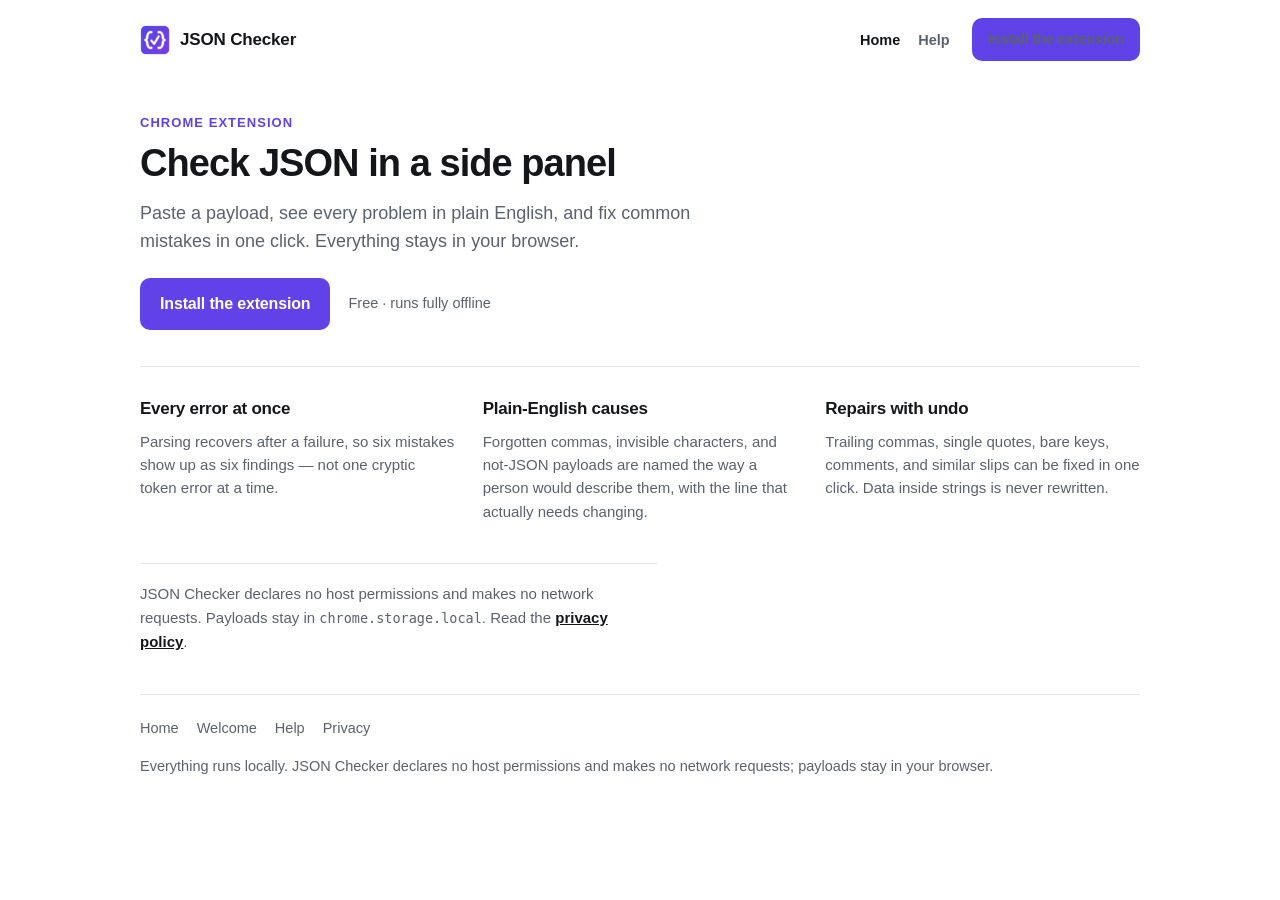
<file: index.html>
<!doctype html>
<html lang="en">
  <head>
    <meta charset="utf-8" />
    <meta name="viewport" content="width=device-width, initial-scale=1" />
    <title>JSON Checker — check JSON in a Chrome side panel</title>
    <meta
      name="description"
      content="Validate JSON in Chrome, see every problem in plain English, and repair common mistakes locally — no network, no host permissions."
    />
    <link rel="icon" href="assets/img/icon-32.png" sizes="32x32" />
    <link rel="apple-touch-icon" href="assets/img/icon-128.png" />
    <link rel="stylesheet" href="assets/welcome.css" />
  </head>
  <body>
    <header class="masthead wrap">
      <a class="brand" href="./">
        <img src="assets/img/icon-48.png" alt="" width="48" height="48" />
        JSON Checker
      </a>
      <ul class="nav">
        <li><a href="./" aria-current="page">Home</a></li>
        <li><a href="help/">Help</a></li>
        <li>
          <a
            class="btn"
            href="https://chromewebstore.google.com/detail/json-checker/kpglnjajdcmgpbokcnkffecbnemopnkm"
            >Install the extension</a
          >
        </li>
      </ul>
    </header>

    <main class="wrap">
      <section class="home-hero">
        <p class="eyebrow">Chrome extension</p>
        <h1>Check JSON in a side panel</h1>
        <p class="lede">
          Paste a payload, see every problem in plain English, and fix common
          mistakes in one click. Everything stays in your browser.
        </p>
        <div class="cta-row">
          <a
            class="btn btn-lg"
            href="https://chromewebstore.google.com/detail/json-checker/kpglnjajdcmgpbokcnkffecbnemopnkm"
            >Install the extension</a
          >
          <span class="cta-note">Free · runs fully offline</span>
        </div>
      </section>

      <section class="features" aria-label="What you get">
        <article class="feature">
          <h2>Every error at once</h2>
          <p>
            Parsing recovers after a failure, so six mistakes show up as six
            findings — not one cryptic token error at a time.
          </p>
        </article>
        <article class="feature">
          <h2>Plain-English causes</h2>
          <p>
            Forgotten commas, invisible characters, and not-JSON payloads are
            named the way a person would describe them, with the line that
            actually needs changing.
          </p>
        </article>
        <article class="feature">
          <h2>Repairs with undo</h2>
          <p>
            Trailing commas, single quotes, bare keys, comments, and similar
            slips can be fixed in one click. Data inside strings is never
            rewritten.
          </p>
        </article>
      </section>

      <p class="home-privacy">
        JSON Checker declares no host permissions and makes no network
        requests. Payloads stay in
        <code>chrome.storage.local</code>. Read the
        <a href="privacy/">privacy policy</a>.
      </p>
    </main>

    <footer class="foot wrap">
      <ul class="foot-links">
        <li><a href="./">Home</a></li>
        <li><a href="welcome/">Welcome</a></li>
        <li><a href="help/">Help</a></li>
        <li><a href="privacy/">Privacy</a></li>
      </ul>
      <p>
        Everything runs locally. JSON Checker declares no host permissions and
        makes no network requests; payloads stay in your browser.
      </p>
    </footer>
  </body>
</html>
</file>
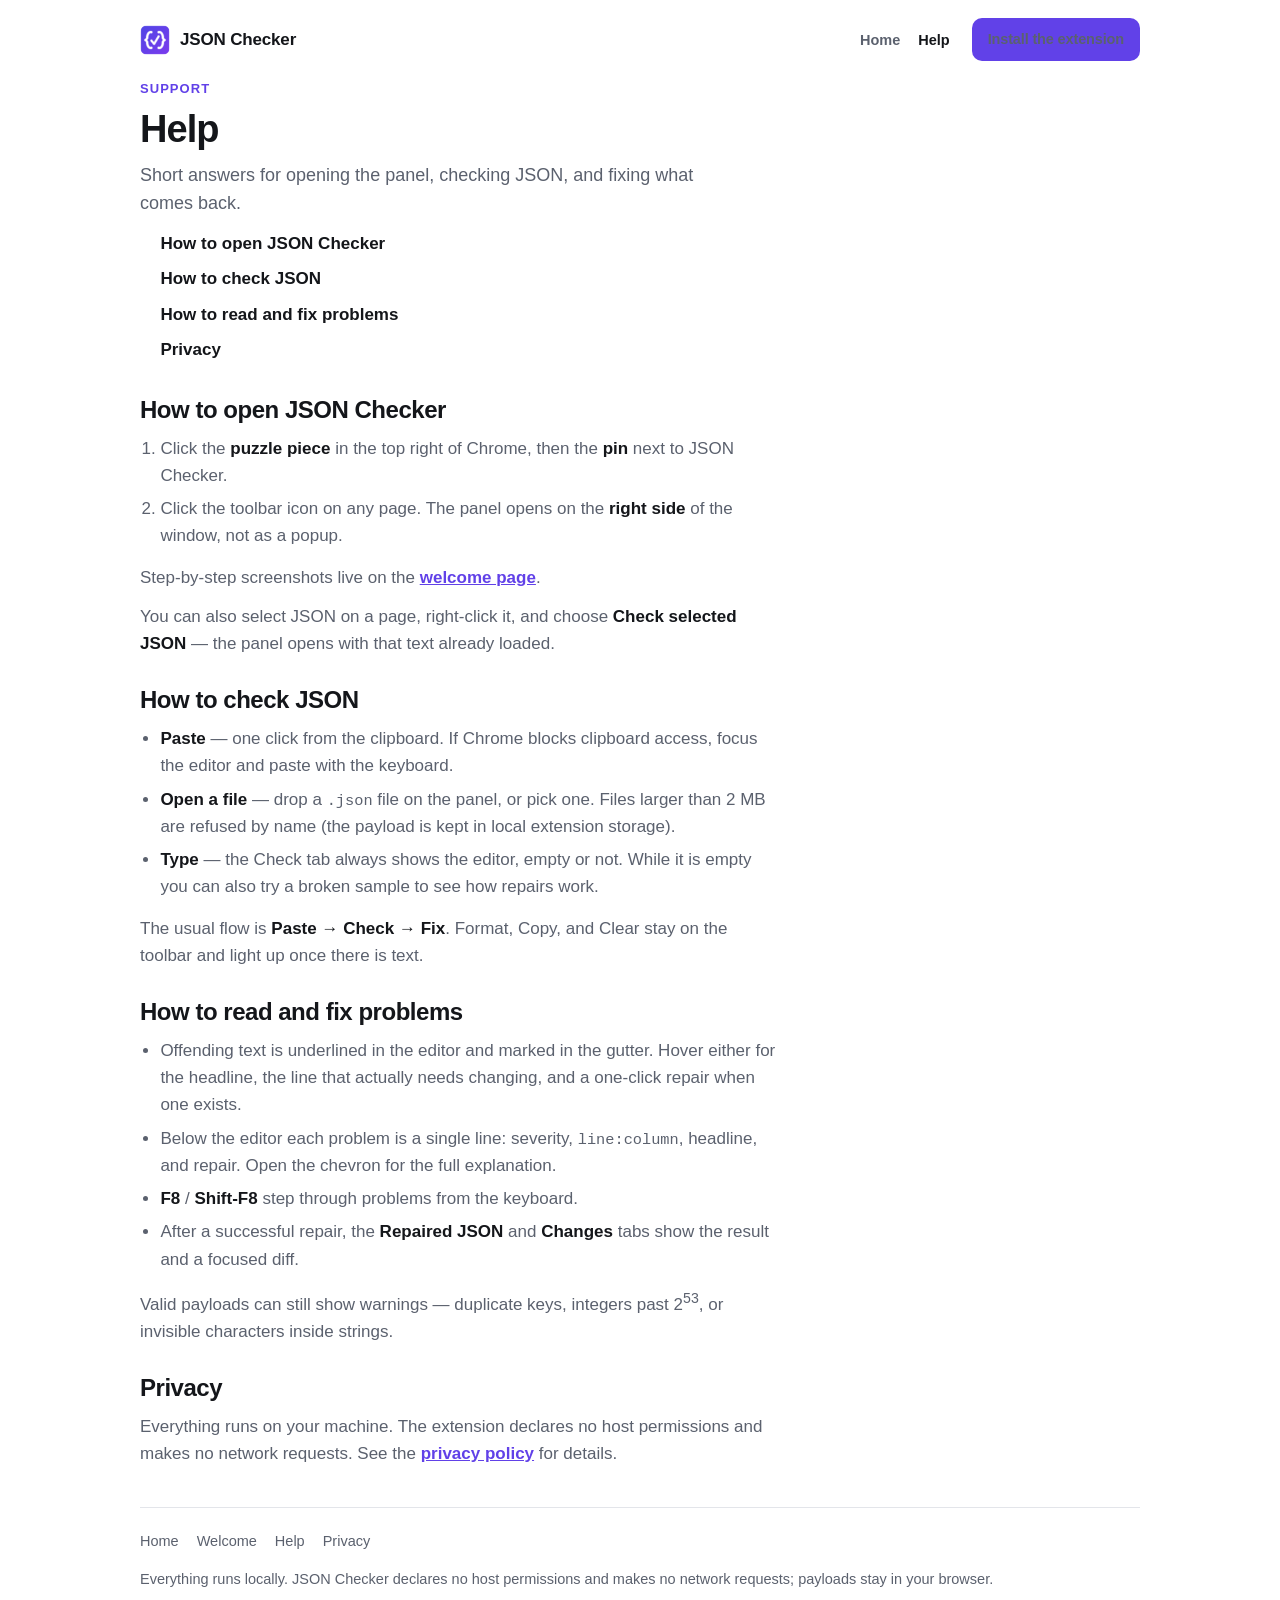
<file: help/index.html>
<!doctype html>
<html lang="en">
  <head>
    <meta charset="utf-8" />
    <meta name="viewport" content="width=device-width, initial-scale=1" />
    <title>Help — JSON Checker</title>
    <meta
      name="description"
      content="How to open JSON Checker, check a payload, read problems, and use repairs."
    />
    <link rel="icon" href="../assets/img/icon-32.png" sizes="32x32" />
    <link rel="apple-touch-icon" href="../assets/img/icon-128.png" />
    <link rel="stylesheet" href="../assets/welcome.css" />
  </head>
  <body>
    <header class="masthead wrap">
      <a class="brand" href="../">
        <img src="../assets/img/icon-48.png" alt="" width="48" height="48" />
        JSON Checker
      </a>
      <ul class="nav">
        <li><a href="../">Home</a></li>
        <li><a href="./" aria-current="page">Help</a></li>
        <li>
          <a
            class="btn"
            href="https://chromewebstore.google.com/detail/json-checker/kpglnjajdcmgpbokcnkffecbnemopnkm"
            >Install the extension</a
          >
        </li>
      </ul>
    </header>

    <main class="wrap">
      <div class="hero">
        <p class="eyebrow">Support</p>
        <h1>Help</h1>
        <p class="lede">
          Short answers for opening the panel, checking JSON, and fixing what
          comes back.
        </p>
      </div>

      <div class="prose">
        <ul class="toc">
          <li><a href="#open">How to open JSON Checker</a></li>
          <li><a href="#check">How to check JSON</a></li>
          <li><a href="#problems">How to read and fix problems</a></li>
          <li><a href="#privacy">Privacy</a></li>
        </ul>

        <h2 id="open">How to open JSON Checker</h2>
        <ol>
          <li>
            Click the <strong>puzzle piece</strong> in the top right of Chrome,
            then the <strong>pin</strong> next to JSON Checker.
          </li>
          <li>
            Click the toolbar icon on any page. The panel opens on the
            <strong>right side</strong> of the window, not as a popup.
          </li>
        </ol>
        <p>
          Step-by-step screenshots live on the
          <a href="../welcome/">welcome page</a>.
        </p>
        <p>
          You can also select JSON on a page, right-click it, and choose
          <strong>Check selected JSON</strong> — the panel opens with that text
          already loaded.
        </p>

        <h2 id="check">How to check JSON</h2>
        <ul>
          <li>
            <strong>Paste</strong> — one click from the clipboard. If Chrome
            blocks clipboard access, focus the editor and paste with the
            keyboard.
          </li>
          <li>
            <strong>Open a file</strong> — drop a <code>.json</code> file on the
            panel, or pick one. Files larger than 2&nbsp;MB are refused by name
            (the payload is kept in local extension storage).
          </li>
          <li>
            <strong>Type</strong> — the Check tab always shows the editor, empty
            or not. While it is empty you can also try a broken sample to see
            how repairs work.
          </li>
        </ul>
        <p>
          The usual flow is <strong>Paste → Check → Fix</strong>. Format, Copy,
          and Clear stay on the toolbar and light up once there is text.
        </p>

        <h2 id="problems">How to read and fix problems</h2>
        <ul>
          <li>
            Offending text is underlined in the editor and marked in the gutter.
            Hover either for the headline, the line that actually needs
            changing, and a one-click repair when one exists.
          </li>
          <li>
            Below the editor each problem is a single line: severity,
            <code>line:column</code>, headline, and repair. Open the chevron for
            the full explanation.
          </li>
          <li>
            <strong>F8</strong> / <strong>Shift-F8</strong> step through
            problems from the keyboard.
          </li>
          <li>
            After a successful repair, the <strong>Repaired JSON</strong> and
            <strong>Changes</strong> tabs show the result and a focused diff.
          </li>
        </ul>
        <p>
          Valid payloads can still show warnings — duplicate keys, integers past
          2<sup>53</sup>, or invisible characters inside strings.
        </p>

        <h2 id="privacy">Privacy</h2>
        <p>
          Everything runs on your machine. The extension declares no host
          permissions and makes no network requests. See the
          <a href="../privacy/">privacy policy</a> for details.
        </p>
      </div>
    </main>

    <footer class="foot wrap">
      <ul class="foot-links">
        <li><a href="../">Home</a></li>
        <li><a href="../welcome/">Welcome</a></li>
        <li><a href="./">Help</a></li>
        <li><a href="../privacy/">Privacy</a></li>
      </ul>
      <p>
        Everything runs locally. JSON Checker declares no host permissions and
        makes no network requests; payloads stay in your browser.
      </p>
    </footer>
  </body>
</html>
</file>
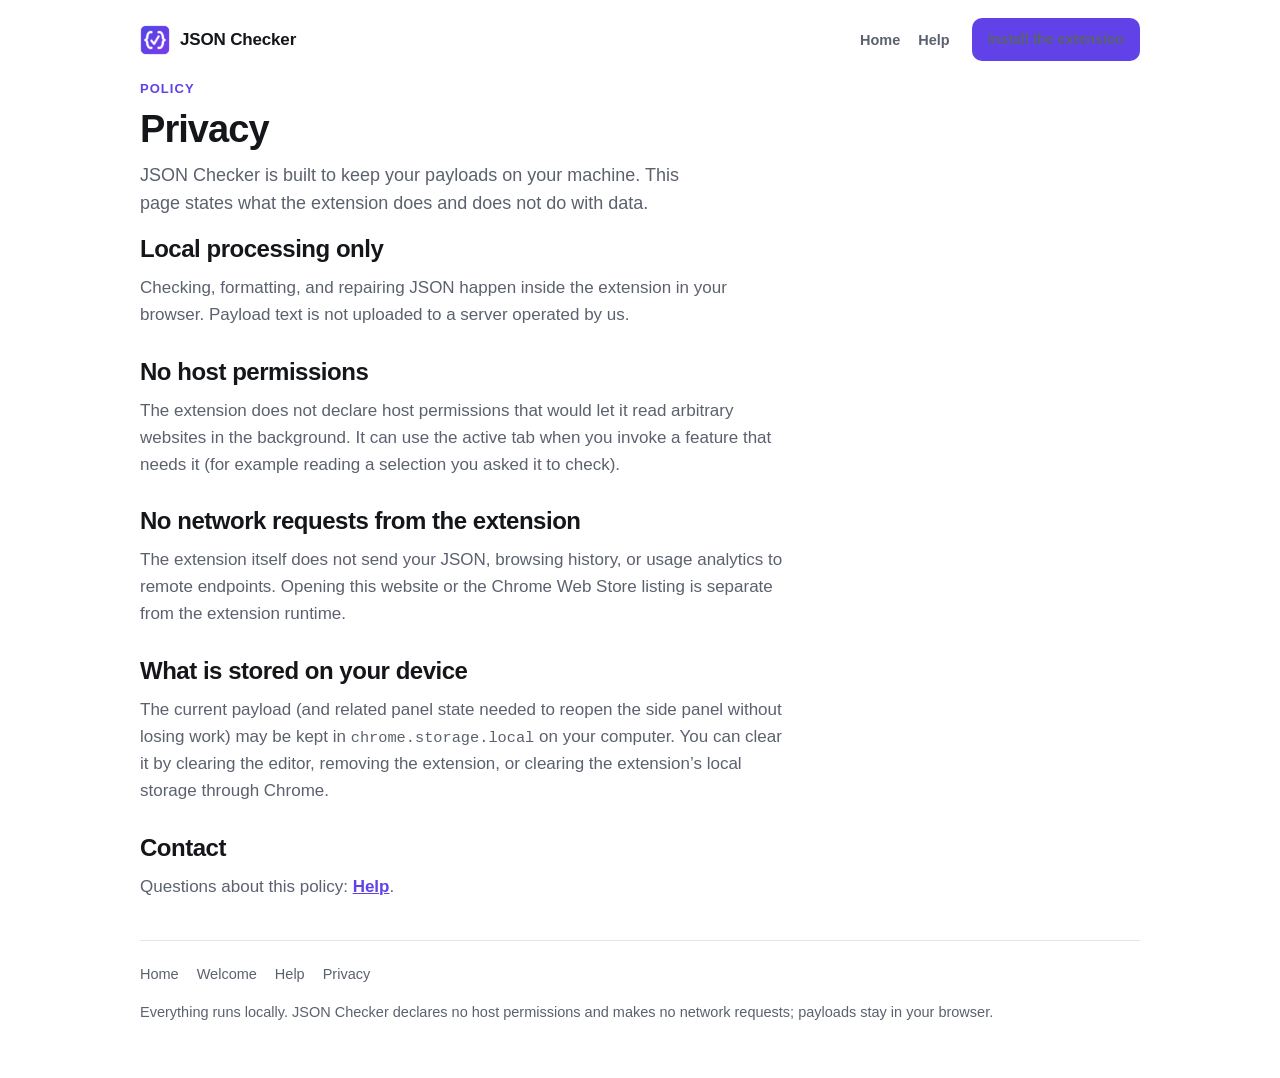
<file: privacy/index.html>
<!doctype html>
<html lang="en">
  <head>
    <meta charset="utf-8" />
    <meta name="viewport" content="width=device-width, initial-scale=1" />
    <title>Privacy — JSON Checker</title>
    <meta
      name="description"
      content="JSON Checker privacy policy: local processing, no host permissions, no network requests."
    />
    <link rel="icon" href="../assets/img/icon-32.png" sizes="32x32" />
    <link rel="apple-touch-icon" href="../assets/img/icon-128.png" />
    <link rel="stylesheet" href="../assets/welcome.css" />
  </head>
  <body>
    <header class="masthead wrap">
      <a class="brand" href="../">
        <img src="../assets/img/icon-48.png" alt="" width="48" height="48" />
        JSON Checker
      </a>
      <ul class="nav">
        <li><a href="../">Home</a></li>
        <li><a href="../help/">Help</a></li>
        <li>
          <a
            class="btn"
            href="https://chromewebstore.google.com/detail/json-checker/kpglnjajdcmgpbokcnkffecbnemopnkm"
            >Install the extension</a
          >
        </li>
      </ul>
    </header>

    <main class="wrap">
      <div class="hero">
        <p class="eyebrow">Policy</p>
        <h1>Privacy</h1>
        <p class="lede">
          JSON Checker is built to keep your payloads on your machine. This page
          states what the extension does and does not do with data.
        </p>
      </div>

      <div class="prose">
        <h2>Local processing only</h2>
        <p>
          Checking, formatting, and repairing JSON happen inside the extension
          in your browser. Payload text is not uploaded to a server operated by
          us.
        </p>

        <h2>No host permissions</h2>
        <p>
          The extension does not declare host permissions that would let it read
          arbitrary websites in the background. It can use the active tab when
          you invoke a feature that needs it (for example reading a selection
          you asked it to check).
        </p>

        <h2>No network requests from the extension</h2>
        <p>
          The extension itself does not send your JSON, browsing history, or
          usage analytics to remote endpoints. Opening this website or the
          Chrome Web Store listing is separate from the extension runtime.
        </p>

        <h2>What is stored on your device</h2>
        <p>
          The current payload (and related panel state needed to reopen the
          side panel without losing work) may be kept in
          <code>chrome.storage.local</code> on your computer. You can clear it
          by clearing the editor, removing the extension, or clearing the
          extension’s local storage through Chrome.
        </p>

        <h2>Contact</h2>
        <p>
          Questions about this policy:
          <a href="../help/">Help</a>.
        </p>
      </div>
    </main>

    <footer class="foot wrap">
      <ul class="foot-links">
        <li><a href="../">Home</a></li>
        <li><a href="../welcome/">Welcome</a></li>
        <li><a href="../help/">Help</a></li>
        <li><a href="./">Privacy</a></li>
      </ul>
      <p>
        Everything runs locally. JSON Checker declares no host permissions and
        makes no network requests; payloads stay in your browser.
      </p>
    </footer>
  </body>
</html>
</file>
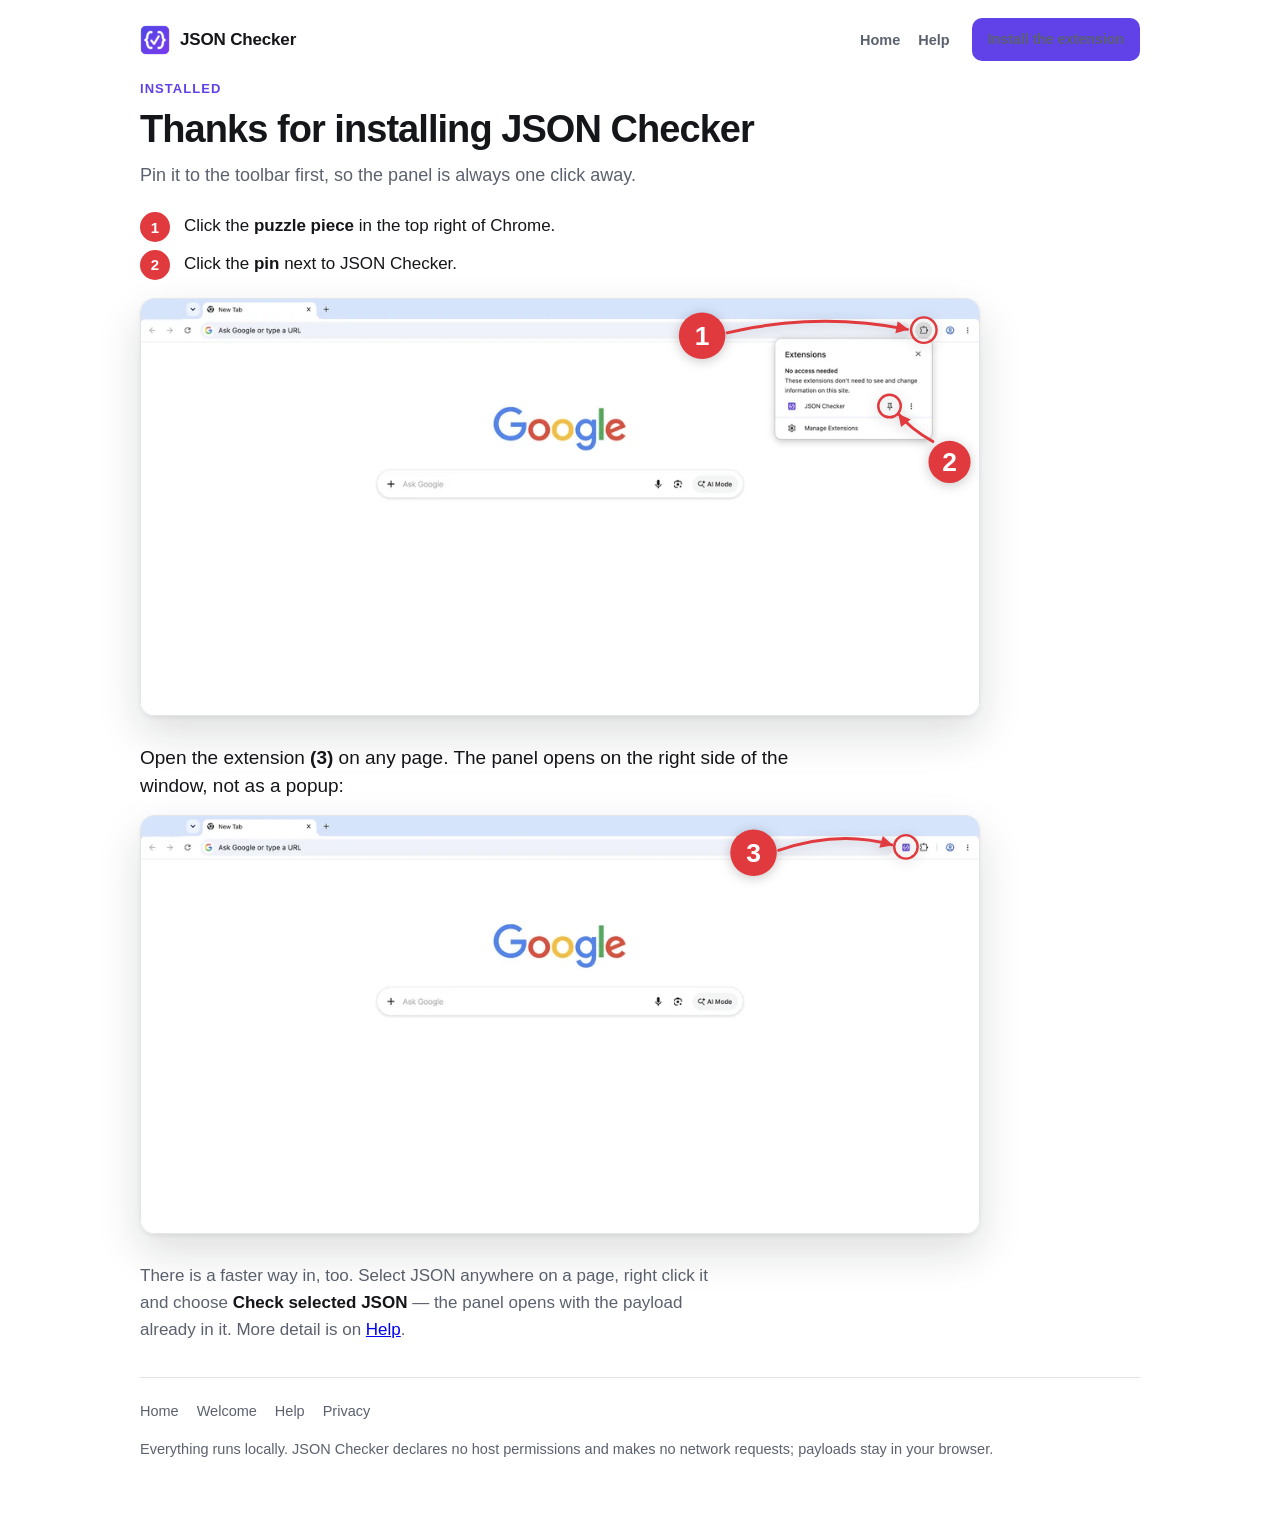
<file: welcome/index.html>
<!doctype html>
<html lang="en">
  <head>
    <meta charset="utf-8" />
    <meta name="viewport" content="width=device-width, initial-scale=1" />
    <title>JSON Checker is installed</title>
    <meta
      name="description"
      content="Pin JSON Checker to the Chrome toolbar and open the side panel to check JSON."
    />
    <link rel="icon" href="../assets/img/icon-32.png" sizes="32x32" />
    <link rel="apple-touch-icon" href="../assets/img/icon-128.png" />
    <link rel="stylesheet" href="../assets/welcome.css" />
  </head>
  <body>
    <header class="masthead wrap">
      <a class="brand" href="../">
        <img src="../assets/img/icon-48.png" alt="" width="48" height="48" />
        JSON Checker
      </a>
      <ul class="nav">
        <li><a href="../">Home</a></li>
        <li><a href="../help/">Help</a></li>
        <li>
          <a
            class="btn"
            href="https://chromewebstore.google.com/detail/json-checker/kpglnjajdcmgpbokcnkffecbnemopnkm"
            >Install the extension</a
          >
        </li>
      </ul>
    </header>

    <main class="wrap">
      <div class="hero">
        <p class="eyebrow">Installed</p>
        <h1>Thanks for installing JSON Checker</h1>
        <p class="lede">
          Pin it to the toolbar first, so the panel is always one click away.
        </p>
      </div>

      <ol class="steps">
        <li>
          Click the <strong>puzzle piece</strong> in the top right of Chrome.
        </li>
        <li>Click the <strong>pin</strong> next to JSON Checker.</li>
      </ol>

      <figure class="shot">
        <picture>
          <source
            media="(prefers-color-scheme: dark)"
            srcset="
              ../assets/img/step-pin-dark.webp    1000w,
              ../assets/img/step-pin-dark@2x.webp 2000w
            "
            sizes="(max-width: 880px) 100vw, 840px"
          />
          <img
            src="../assets/img/step-pin-light.webp"
            srcset="
              ../assets/img/step-pin-light.webp    1000w,
              ../assets/img/step-pin-light@2x.webp 2000w
            "
            sizes="(max-width: 880px) 100vw, 840px"
            width="1000"
            height="497"
            alt="The Chrome extensions menu is open and JSON Checker is listed with a pin button next to its name."
          />
        </picture>

        <svg class="marks" viewBox="0 0 3420 1700" aria-hidden="true">
          <defs>
            <marker
              id="arrow-pin"
              viewBox="0 0 12 12"
              refX="10"
              refY="6"
              markerWidth="5"
              markerHeight="5"
              orient="auto"
            >
              <path d="M1 1 L11 6 L1 11 Z" fill="currentColor" />
            </marker>
          </defs>

          <circle class="ring" cx="3195" cy="127" r="52" />
          <path
            class="arrow"
            d="M2392 138 Q2760 52 3128 124"
            marker-end="url(#arrow-pin)"
          />
          <circle class="badge" cx="2290" cy="150" r="95" />
          <text class="num" x="2290" y="150">1</text>

          <circle class="ring" cx="3055" cy="437" r="46" />
          <path
            class="arrow"
            d="M3232 582 Q3138 528 3094 472"
            marker-end="url(#arrow-pin)"
          />
          <circle class="badge" cx="3300" cy="665" r="86" />
          <text class="num" x="3300" y="665">2</text>
        </svg>
      </figure>

      <section class="open" id="open">
        <p class="step-caption">
          Open the extension <strong>(3)</strong> on any page. The panel opens
          on the right side of the window, not as a popup:
        </p>

        <figure class="shot">
          <picture>
            <source
              media="(prefers-color-scheme: dark)"
              srcset="
                ../assets/img/step-open-dark.webp    1000w,
                ../assets/img/step-open-dark@2x.webp 2000w
              "
              sizes="(max-width: 880px) 100vw, 840px"
            />
            <img
              src="../assets/img/step-open-light.webp"
              srcset="
                ../assets/img/step-open-light.webp    1000w,
                ../assets/img/step-open-light@2x.webp 2000w
              "
              sizes="(max-width: 880px) 100vw, 840px"
              width="1000"
              height="497"
              alt="The JSON Checker icon pinned in the Chrome toolbar, next to the puzzle piece."
            />
          </picture>

          <svg class="marks" viewBox="0 0 3420 1700" aria-hidden="true">
            <defs>
              <marker
                id="arrow-open"
                viewBox="0 0 12 12"
                refX="10"
                refY="6"
                markerWidth="5"
                markerHeight="5"
                orient="auto"
              >
                <path d="M1 1 L11 6 L1 11 Z" fill="currentColor" />
              </marker>
            </defs>

            <circle class="ring" cx="3122" cy="126" r="48" />
            <path
              class="arrow"
              d="M2602 140 Q2848 56 3064 118"
              marker-end="url(#arrow-open)"
            />
            <circle class="badge" cx="2500" cy="150" r="95" />
            <text class="num" x="2500" y="150">3</text>
          </svg>
        </figure>
      </section>

      <p class="note">
        There is a faster way in, too. Select JSON anywhere on a page, right
        click it and choose <strong>Check selected JSON</strong> &mdash; the
        panel opens with the payload already in it. More detail is on
        <a href="../help/">Help</a>.
      </p>
    </main>

    <footer class="foot wrap">
      <ul class="foot-links">
        <li><a href="../">Home</a></li>
        <li><a href="./">Welcome</a></li>
        <li><a href="../help/">Help</a></li>
        <li><a href="../privacy/">Privacy</a></li>
      </ul>
      <p>
        Everything runs locally. JSON Checker declares no host permissions and
        makes no network requests; payloads stay in your browser.
      </p>
    </footer>
  </body>
</html>
</file>
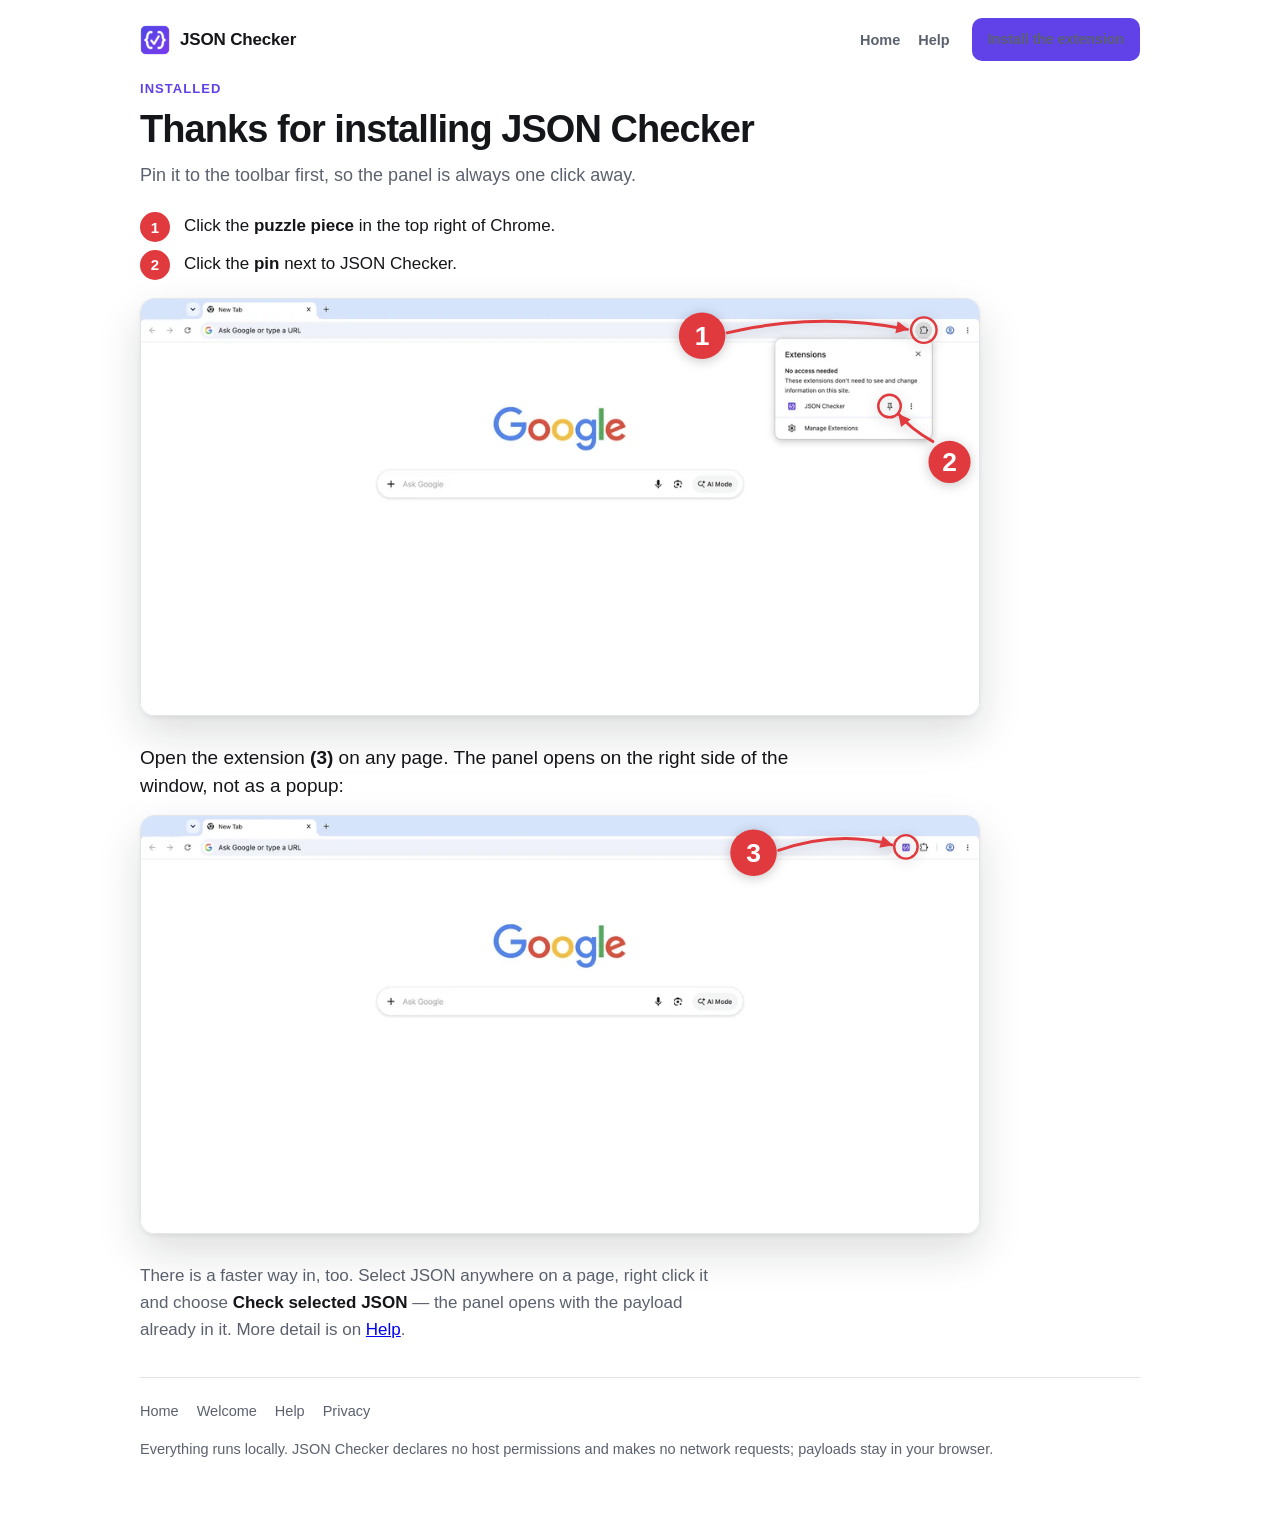
<file: welcome/next/index.html>
<!doctype html>
<html lang="en">
  <head>
    <meta charset="utf-8" />
    <meta http-equiv="refresh" content="0; url=../#open" />
    <title>Redirecting…</title>
    <link rel="canonical" href="../#open" />
  </head>
  <body>
    <p><a href="../#open">Continue to open the panel</a></p>
  </body>
</html>
</file>
<file: assets/welcome.css>
:root {
  color-scheme: light dark;

  --bg: #ffffff;
  --fg: #14161a;
  --fg-muted: #5b616e;
  --line: #e3e5ea;
  --accent: #6141e8;
  --marker: #e0393e;
  --shot-shadow: 0 2px 4px rgb(16 18 24 / 6%), 0 18px 44px rgb(16 18 24 / 14%);
}

@media (prefers-color-scheme: dark) {
  :root {
    --bg: #101216;
    --fg: #e9eaee;
    --fg-muted: #9aa1ae;
    --line: #262a33;
    --accent: #8b74ff;
    --marker: #ff5c62;
    --shot-shadow: 0 2px 4px rgb(0 0 0 / 30%), 0 18px 50px rgb(0 0 0 / 45%);
  }
}

*,
*::before,
*::after {
  box-sizing: border-box;
}

body {
  margin: 0;
  background: var(--bg);
  color: var(--fg);
  font-family: -apple-system, BlinkMacSystemFont, "Segoe UI", Roboto, Helvetica,
    Arial, sans-serif;
  font-size: 17px;
  line-height: 1.6;
  -webkit-font-smoothing: antialiased;
}

.wrap {
  width: min(1000px, 100% - 40px);
  margin-inline: auto;
}

/* Header ------------------------------------------------------------- */

.masthead {
  display: flex;
  align-items: center;
  justify-content: space-between;
  gap: 16px;
  padding: 18px 0 4px;
}

.brand {
  display: inline-flex;
  align-items: center;
  gap: 10px;
  flex-shrink: 0;
  color: inherit;
  font-weight: 650;
  letter-spacing: -0.01em;
  text-decoration: none;
}

.brand img {
  width: 30px;
  height: 30px;
  border-radius: 7px;
}

.nav {
  display: flex;
  align-items: center;
  justify-content: flex-end;
  flex-wrap: wrap;
  gap: 6px 18px;
  margin: 0;
  padding: 0;
  list-style: none;
}

.nav a {
  color: var(--fg-muted);
  font-size: 14.5px;
  font-weight: 550;
  text-decoration: none;
}

.nav a:hover {
  color: var(--fg);
}

.nav a[aria-current="page"] {
  color: var(--fg);
  font-weight: 650;
}

.btn {
  display: inline-flex;
  align-items: center;
  justify-content: center;
  gap: 8px;
  padding: 10px 16px;
  border-radius: 10px;
  background: var(--accent);
  color: #fff;
  font-size: 14.5px;
  font-weight: 650;
  letter-spacing: -0.01em;
  text-decoration: none;
  white-space: nowrap;
}

.btn:hover {
  filter: brightness(1.06);
}

.btn-lg {
  padding: 13px 20px;
  font-size: 16px;
}

.nav .btn {
  margin-left: 4px;
}

/* Hero --------------------------------------------------------------- */

.hero {
  padding: 14px 0 0;
}

.eyebrow {
  margin: 0 0 8px;
  color: var(--accent);
  font-size: 13px;
  font-weight: 650;
  letter-spacing: 0.08em;
  text-transform: uppercase;
}

h1 {
  margin: 0;
  font-size: clamp(26px, 4.2vw, 38px);
  font-weight: 700;
  letter-spacing: -0.025em;
  line-height: 1.12;
}

.lede {
  max-width: 58ch;
  margin: 10px 0 0;
  color: var(--fg-muted);
  font-size: clamp(16px, 2vw, 18px);
}

/* Steps -------------------------------------------------------------- */

.steps {
  margin: 18px 0 16px;
  padding: 0;
  list-style: none;
  counter-reset: step var(--step-start, 0);
}

.steps li {
  position: relative;
  padding: 5px 0 5px 44px;
  counter-increment: step;
}

.steps li::before {
  content: counter(step);
  position: absolute;
  left: 0;
  top: 5px;
  display: grid;
  place-items: center;
  width: 30px;
  height: 30px;
  border-radius: 50%;
  background: var(--marker);
  color: #fff;
  font-size: 15px;
  font-weight: 700;
  line-height: 1;
}

.steps strong {
  font-weight: 650;
}

/* Screenshot with its markers ---------------------------------------- */

.shot {
  position: relative;
  width: min(100%, 840px);
  margin: 0 0 28px;
  border: 1px solid var(--line);
  border-radius: 14px;
  box-shadow: var(--shot-shadow);
  overflow: hidden;
  line-height: 0;
}

.shot picture,
.shot img {
  display: block;
  width: 100%;
  height: auto;
}

.marks {
  position: absolute;
  inset: 0;
  width: 100%;
  height: 100%;
  color: var(--marker);
  filter: drop-shadow(0 2px 6px rgb(0 0 0 / 22%));
}

.marks .ring {
  fill: none;
  stroke: currentColor;
  stroke-width: 10;
}

.marks .arrow {
  fill: none;
  stroke: currentColor;
  stroke-width: 12;
  stroke-linecap: round;
}

.marks .badge {
  fill: currentColor;
}

.marks .num {
  fill: #fff;
  font-family: inherit;
  font-size: 108px;
  font-weight: 700;
  text-anchor: middle;
  dominant-baseline: central;
}

/* Step 3 block and footer -------------------------------------------- */

.open {
  margin-top: 4px;
}

.step-caption {
  max-width: 62ch;
  margin: 0 0 16px;
  font-size: clamp(16px, 2vw, 19px);
  line-height: 1.45;
}

.step-caption strong {
  font-weight: 700;
}

.note {
  max-width: 62ch;
  margin: 0 0 34px;
  color: var(--fg-muted);
}

.note strong {
  color: var(--fg);
  font-weight: 650;
}

.foot {
  padding: 22px 0 40px;
  border-top: 1px solid var(--line);
  color: var(--fg-muted);
  font-size: 14.5px;
}

.foot-links {
  display: flex;
  flex-wrap: wrap;
  gap: 8px 18px;
  margin: 0 0 12px;
  padding: 0;
  list-style: none;
}

.foot a {
  color: var(--fg-muted);
  text-decoration: none;
}

.foot a:hover {
  color: var(--fg);
}

/* Home --------------------------------------------------------------- */

.home-hero {
  padding: 48px 0 28px;
}

.home-hero .lede {
  margin-top: 14px;
}

.cta-row {
  display: flex;
  flex-wrap: wrap;
  align-items: center;
  gap: 14px 18px;
  margin-top: 22px;
}

.cta-note {
  color: var(--fg-muted);
  font-size: 14.5px;
}

.features {
  display: grid;
  grid-template-columns: repeat(3, minmax(0, 1fr));
  gap: 18px 28px;
  margin: 8px 0 40px;
  padding: 28px 0 0;
  border-top: 1px solid var(--line);
}

.feature h2 {
  margin: 0 0 8px;
  font-size: 17px;
  font-weight: 700;
  letter-spacing: -0.015em;
}

.feature p {
  margin: 0;
  color: var(--fg-muted);
  font-size: 15px;
  line-height: 1.55;
}

.home-privacy {
  max-width: 62ch;
  margin: 0 0 40px;
  padding: 18px 0 0;
  border-top: 1px solid var(--line);
  color: var(--fg-muted);
  font-size: 15px;
}

.home-privacy a {
  color: var(--fg);
  font-weight: 550;
}

/* Help / Privacy prose ----------------------------------------------- */

.prose {
  max-width: 68ch;
  padding: 8px 0 28px;
}

.prose h2 {
  margin: 28px 0 10px;
  font-size: clamp(20px, 2.6vw, 24px);
  font-weight: 700;
  letter-spacing: -0.02em;
  line-height: 1.25;
}

.prose h2:first-child {
  margin-top: 8px;
}

.prose p,
.prose li {
  color: var(--fg-muted);
}

.prose p {
  margin: 0 0 12px;
}

.prose ul,
.prose ol {
  margin: 0 0 14px;
  padding-left: 1.2em;
}

.prose li {
  margin: 0 0 6px;
}

.prose strong {
  color: var(--fg);
  font-weight: 650;
}

.prose a {
  color: var(--accent);
  font-weight: 550;
}

.prose code,
.home-privacy code {
  font-family: ui-monospace, SFMono-Regular, Menlo, Consolas, monospace;
  font-size: 0.9em;
}

.toc {
  margin: 18px 0 8px;
  padding: 0;
  list-style: none;
}

.toc li {
  margin: 0;
  padding: 4px 0;
}

.toc a {
  color: var(--fg);
  font-weight: 550;
  text-decoration: none;
}

.toc a:hover {
  color: var(--accent);
}

a:focus-visible,
.brand:focus-visible,
.btn:focus-visible,
.nav a:focus-visible {
  outline: 2px solid var(--accent);
  outline-offset: 3px;
  border-radius: 6px;
}

@media (max-width: 780px) {
  .features {
    grid-template-columns: 1fr;
    gap: 22px;
  }
}

@media (max-width: 560px) {
  body {
    font-size: 16px;
  }

  .masthead {
    align-items: flex-start;
    flex-direction: column;
    gap: 12px;
  }

  .nav {
    width: 100%;
    justify-content: flex-start;
  }

  .nav .btn {
    margin-left: 0;
  }

  .home-hero {
    padding-top: 28px;
  }

  .steps li {
    padding-left: 38px;
  }

  .steps li::before {
    width: 26px;
    height: 26px;
    font-size: 14px;
  }

  .shot {
    width: 100%;
  }
}
</file>
